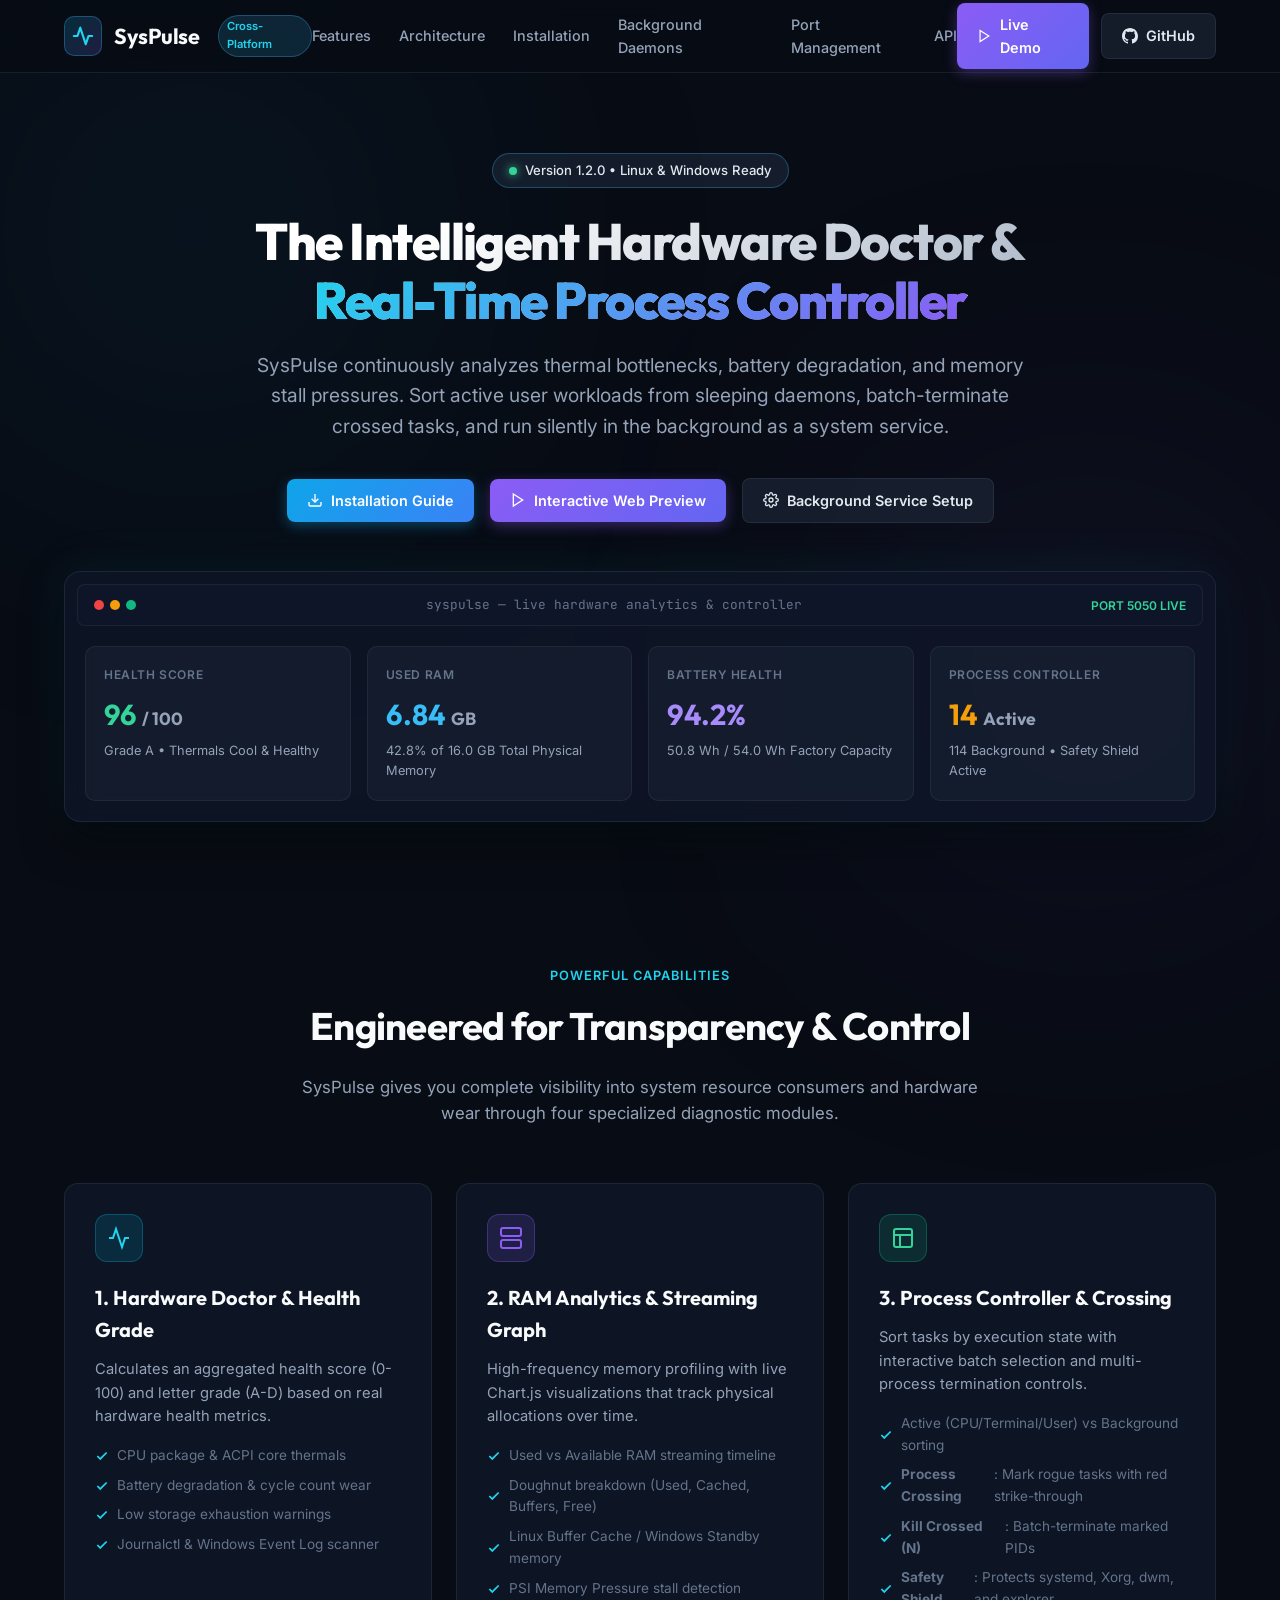
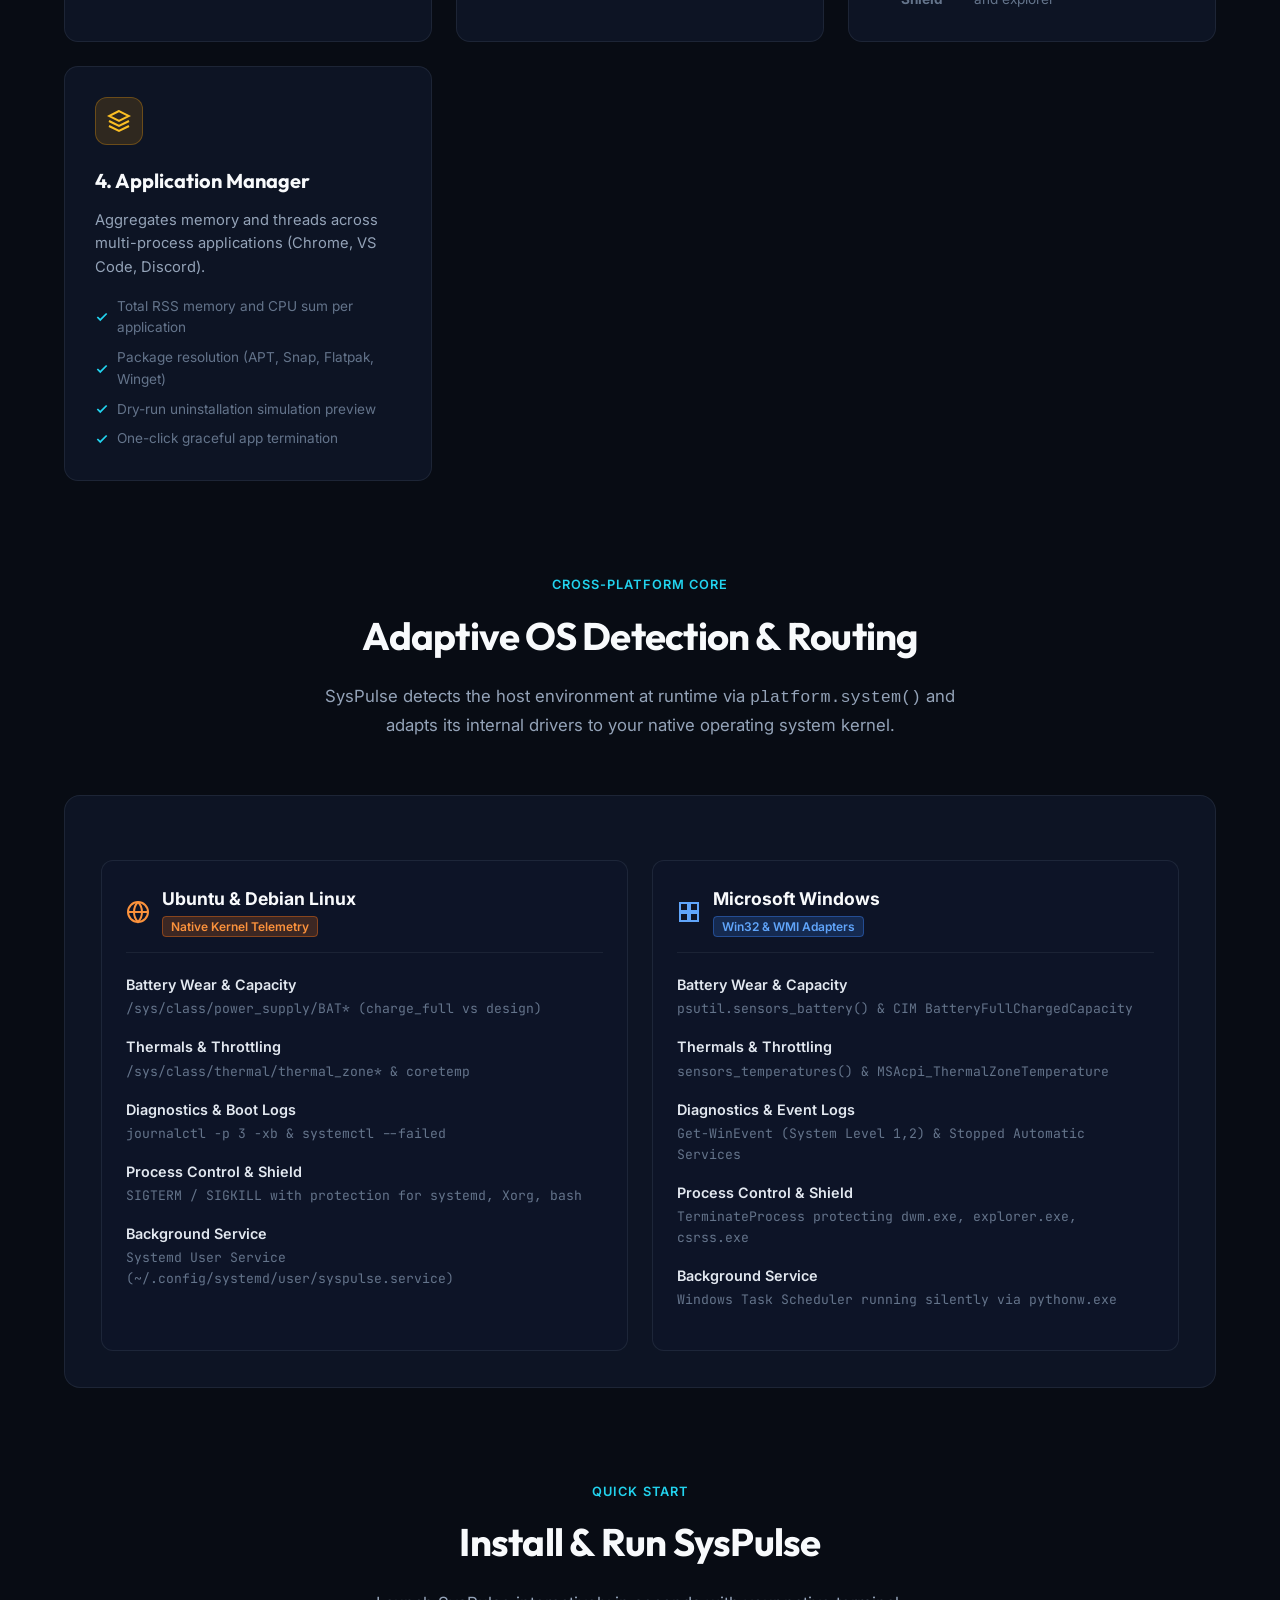
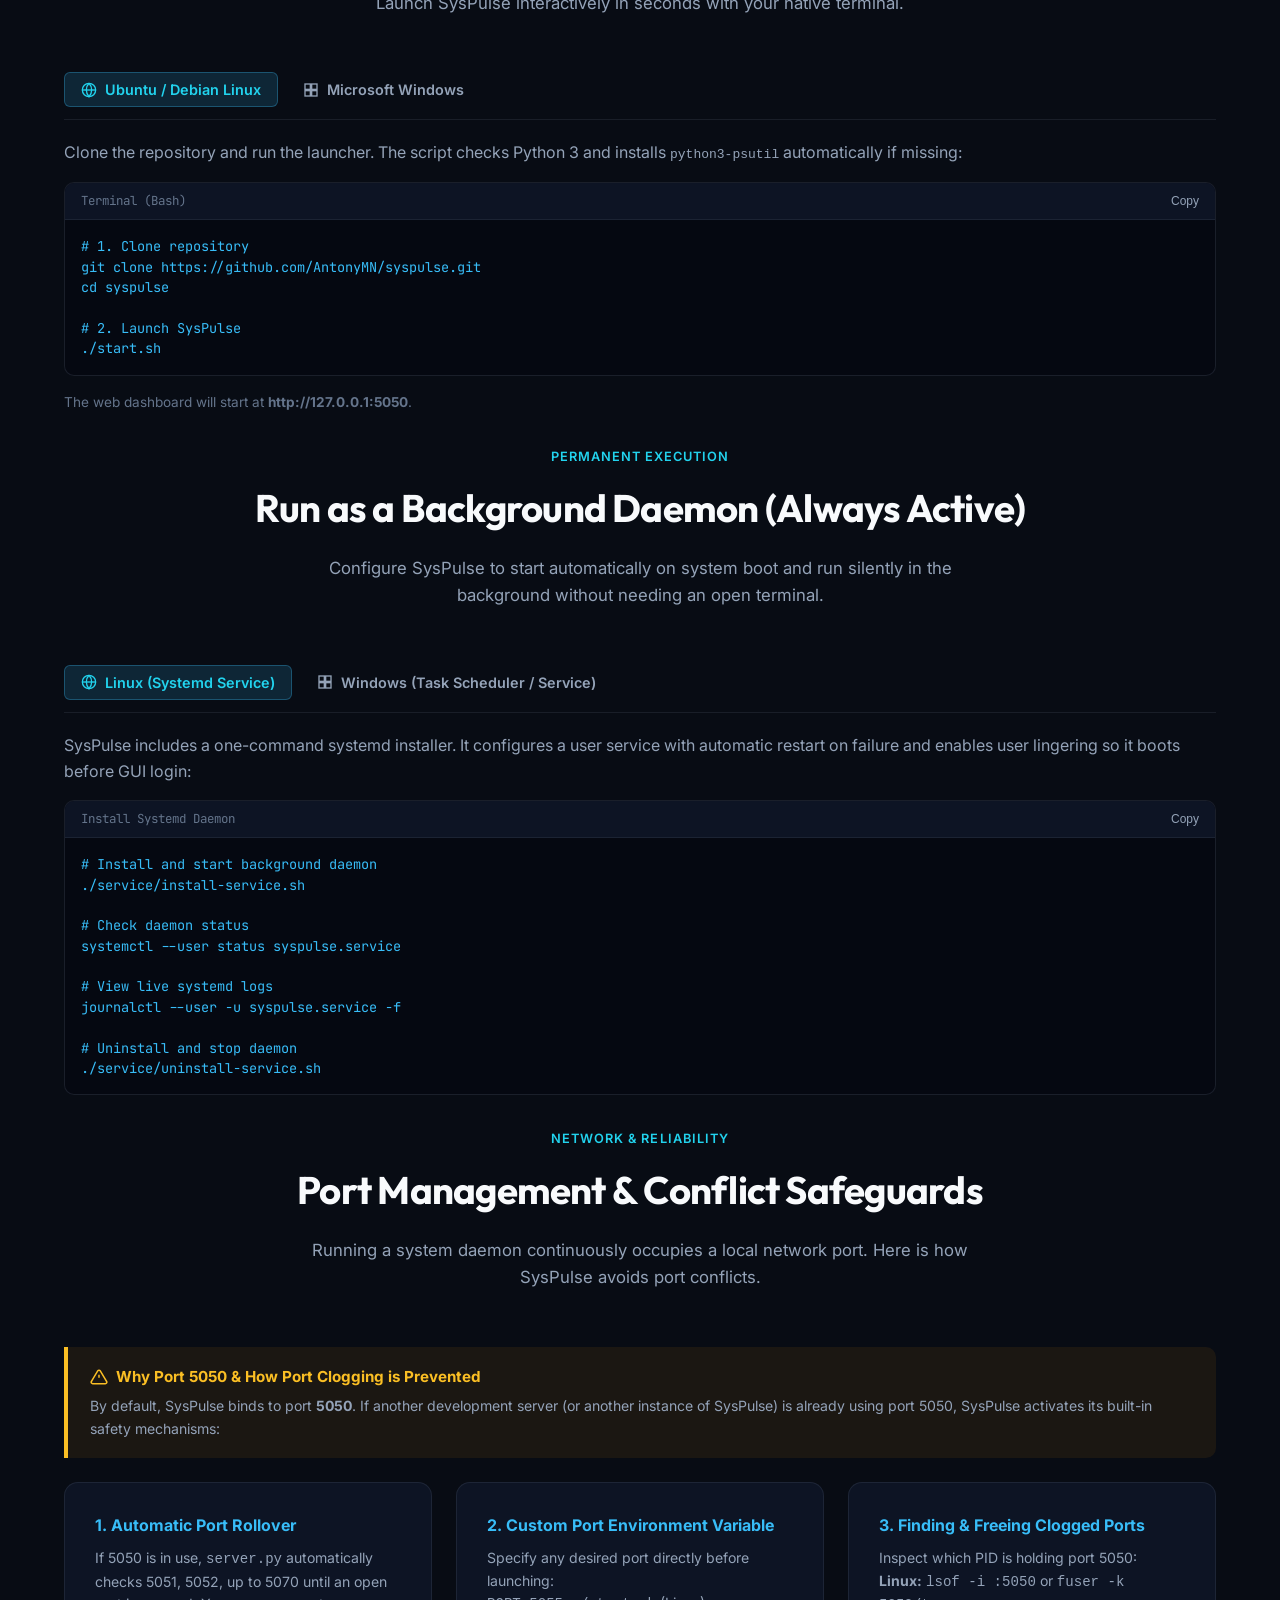
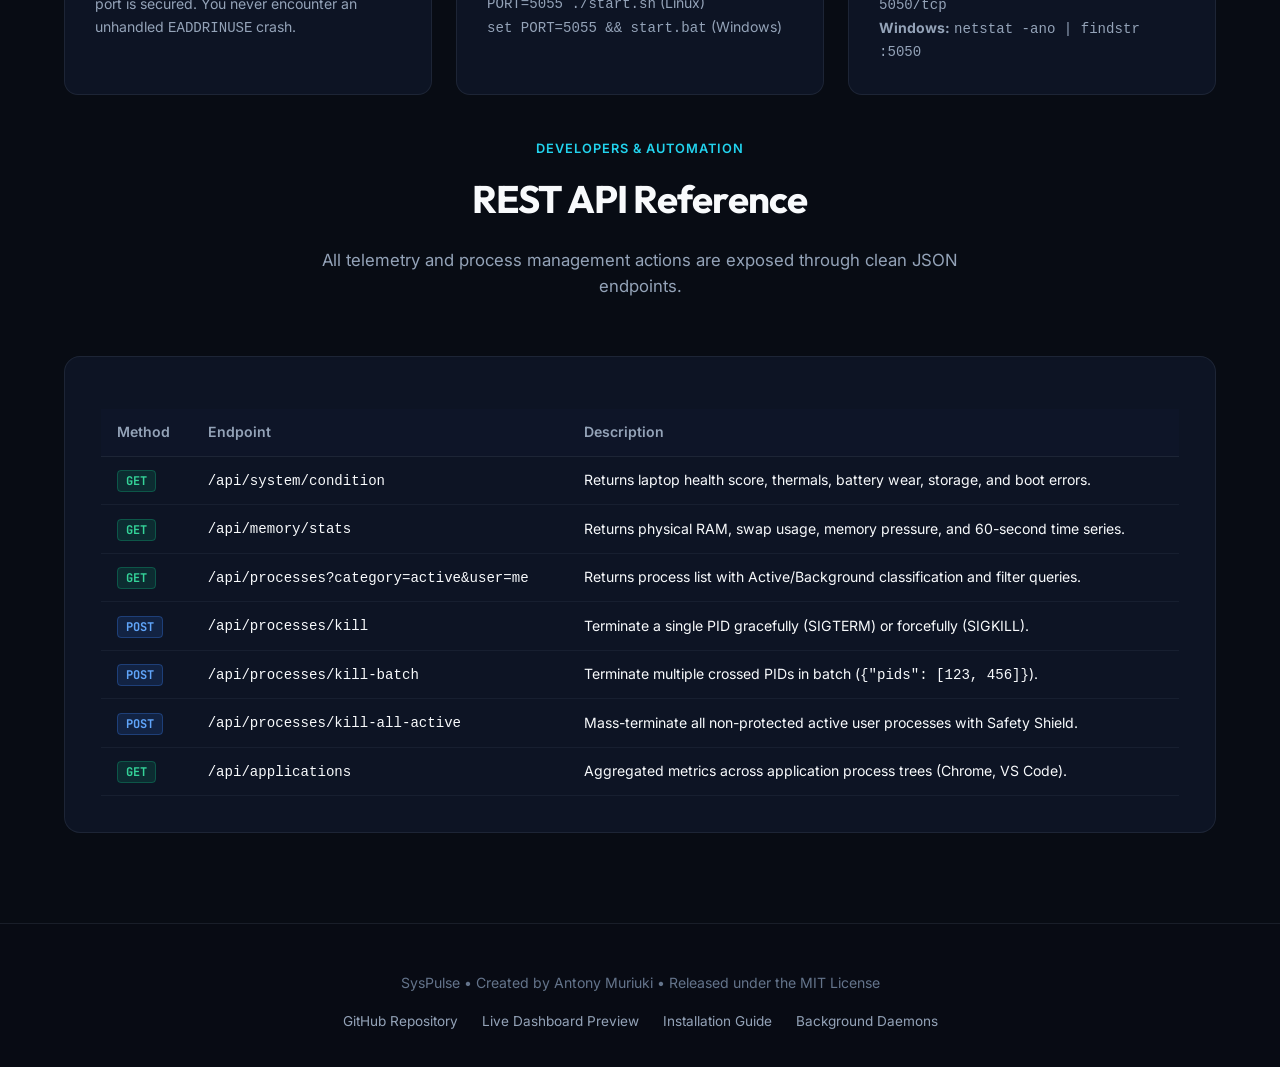
<file: static/index.html>
<!DOCTYPE html>
<html lang="en">
<head>
  <meta charset="UTF-8">
  <meta name="viewport" content="width=device-width, initial-scale=1.0">
  <title>SysPulse | System Health Doctor, RAM Telemetry & Process Controller</title>
  <meta name="description" content="Cross-platform System Health Monitor, Real-Time RAM Analytics, and Process Controller for Ubuntu Linux and Windows.">
  <link rel="preconnect" href="https://fonts.googleapis.com">
  <link rel="preconnect" href="https://fonts.gstatic.com" crossorigin>
  <link href="https://fonts.googleapis.com/css2?family=Inter:wght@300;400;500;600;700&family=JetBrains+Mono:wght@400;500;600&family=Outfit:wght@500;600;700;800&display=swap" rel="stylesheet">
  <link rel="stylesheet" href="css/landing.css">
</head>
<body>

  <!-- Sticky Top Navigation -->
  <header class="nav-header">
    <div class="container nav-content">
      <a href="#" class="brand">
        <div class="brand-icon">
          <svg width="22" height="22" viewBox="0 0 24 24" fill="none" stroke="currentColor" stroke-width="2.4" stroke-linecap="round" stroke-linejoin="round">
            <path d="M22 12h-4l-3 9L9 3l-3 9H2"/>
          </svg>
        </div>
        <span class="brand-title">SysPulse</span>
        <span class="brand-badge">Cross-Platform</span>
      </a>

      <nav class="nav-links">
        <a href="#features" class="nav-link">Features</a>
        <a href="#architecture" class="nav-link">Architecture</a>
        <a href="#install" class="nav-link">Installation</a>
        <a href="#daemons" class="nav-link">Background Daemons</a>
        <a href="#ports" class="nav-link">Port Management</a>
        <a href="#api" class="nav-link">API</a>
      </nav>

      <div class="nav-actions">
        <a href="dashboard.html" class="btn btn-demo" title="Open Interactive Web Preview">
          <svg width="16" height="16" viewBox="0 0 24 24" fill="none" stroke="currentColor" stroke-width="2"><polygon points="5 3 19 12 5 21 5 3"/></svg>
          <span>Live Demo</span>
        </a>
        <a href="https://github.com/AntonyMN/syspulse" target="_blank" class="btn btn-secondary">
          <svg width="16" height="16" viewBox="0 0 24 24" fill="currentColor"><path d="M12 0C5.37 0 0 5.37 0 12c0 5.31 3.435 9.795 8.205 11.385.6.105.825-.255.825-.57 0-.285-.015-1.23-.015-2.235-3.015.555-3.795-.735-4.035-1.41-.135-.345-.72-1.41-1.23-1.695-.42-.225-1.02-.78-.015-.795.945-.015 1.62.87 1.845 1.23 1.08 1.815 2.805 1.305 3.495.99.105-.78.42-1.305.765-1.605-2.67-.3-5.46-1.335-5.46-5.925 0-1.305.465-2.385 1.23-3.225-.12-.3-.54-1.53.12-3.18 0 0 1.005-.315 3.3 1.23.96-.27 1.98-.405 3-.405s2.04.135 3 .405c2.295-1.56 3.3-1.23 3.3-1.23.66 1.65.24 2.88.12 3.18.765.84 1.23 1.905 1.23 3.225 0 4.605-2.805 5.625-5.475 5.925.435.375.81 1.095.81 2.22 0 1.605-.015 2.895-.015 3.3 0 .315.225.69.825.57A12.02 12.02 0 0024 12c0-6.63-5.37-12-12-12z"/></svg>
          <span>GitHub</span>
        </a>
      </div>
    </div>
  </header>

  <!-- Hero Section -->
  <section class="hero-section">
    <div class="container">
      <div class="hero-badge-pill">
        <span class="pulse-dot"></span>
        <span>Version 1.2.0 • Linux &amp; Windows Ready</span>
      </div>

      <h1 class="hero-title">
        The Intelligent Hardware Doctor &amp;<br>
        <span class="gradient-text">Real-Time Process Controller</span>
      </h1>

      <p class="hero-subtitle">
        SysPulse continuously analyzes thermal bottlenecks, battery degradation, and memory stall pressures. Sort active user workloads from sleeping daemons, batch-terminate crossed tasks, and run silently in the background as a system service.
      </p>

      <div class="hero-cta-group">
        <a href="#install" class="btn btn-primary">
          <svg width="16" height="16" viewBox="0 0 24 24" fill="none" stroke="currentColor" stroke-width="2"><path d="M21 15v4a2 2 0 0 1-2 2H5a2 2 0 0 1-2-2v-4"/><polyline points="7 10 12 15 17 10"/><line x1="12" y1="15" x2="12" y2="3"/></svg>
          <span>Installation Guide</span>
        </a>
        <a href="dashboard.html" class="btn btn-demo">
          <svg width="16" height="16" viewBox="0 0 24 24" fill="none" stroke="currentColor" stroke-width="2"><polygon points="5 3 19 12 5 21 5 3"/></svg>
          <span>Interactive Web Preview</span>
        </a>
        <a href="#daemons" class="btn btn-secondary">
          <svg width="16" height="16" viewBox="0 0 24 24" fill="none" stroke="currentColor" stroke-width="2"><circle cx="12" cy="12" r="3"/><path d="M19.4 15a1.65 1.65 0 0 0 .33 1.82l.06.06a2 2 0 0 1 0 2.83 2 2 0 0 1-2.83 0l-.06-.06a1.65 1.65 0 0 0-1.82-.33 1.65 1.65 0 0 0-1 1.51V21a2 2 0 0 1-2 2 2 2 0 0 1-2-2v-.09A1.65 1.65 0 0 0 9 19.4a1.65 1.65 0 0 0-1.82.33l-.06.06a2 2 0 0 1-2.83 0 2 2 0 0 1 0-2.83l.06-.06a1.65 1.65 0 0 0 .33-1.82 1.65 1.65 0 0 0-1.51-1H3a2 2 0 0 1-2-2 2 2 0 0 1 2-2h.09A1.65 1.65 0 0 0 4.6 9a1.65 1.65 0 0 0-.33-1.82l-.06-.06a2 2 0 0 1 0-2.83 2 2 0 0 1 2.83 0l.06.06a1.65 1.65 0 0 0 1.82.33H9a1.65 1.65 0 0 0 1-1.51V3a2 2 0 0 1 2-2 2 2 0 0 1 2 2v.09a1.65 1.65 0 0 0 1 1.51 1.65 1.65 0 0 0 1.82-.33l.06-.06a2 2 0 0 1 2.83 0 2 2 0 0 1 0 2.83l-.06.06a1.65 1.65 0 0 0-.33 1.82V9a1.65 1.65 0 0 0 1.51 1H21a2 2 0 0 1 2 2 2 2 0 0 1-2 2h-.09a1.65 1.65 0 0 0-1.51 1z"/></svg>
          <span>Background Service Setup</span>
        </a>
      </div>

      <!-- Quick Telemetry Mockup Preview -->
      <div class="preview-mockup-card">
        <div class="mockup-header">
          <div class="mockup-dots">
            <span class="mockup-dot red"></span>
            <span class="mockup-dot yellow"></span>
            <span class="mockup-dot green"></span>
          </div>
          <span class="mockup-title">syspulse — live hardware analytics &amp; controller</span>
          <span style="font-size: 0.75rem; color: #34d399; font-weight: 600;">PORT 5050 LIVE</span>
        </div>
        <div class="mockup-grid">
          <div class="mockup-stat-box">
            <div class="mockup-stat-label">Health Score</div>
            <div class="mockup-stat-value" style="color: #34d399;">96 <span style="font-size: 1.1rem; color: #94a3b8;">/ 100</span></div>
            <div class="mockup-stat-desc">Grade A • Thermals Cool &amp; Healthy</div>
          </div>
          <div class="mockup-stat-box">
            <div class="mockup-stat-label">Used RAM</div>
            <div class="mockup-stat-value" style="color: #38bdf8;">6.84 <span style="font-size: 1.1rem; color: #94a3b8;">GB</span></div>
            <div class="mockup-stat-desc">42.8% of 16.0 GB Total Physical Memory</div>
          </div>
          <div class="mockup-stat-box">
            <div class="mockup-stat-label">Battery Health</div>
            <div class="mockup-stat-value" style="color: #a78bfa;">94.2%</div>
            <div class="mockup-stat-desc">50.8 Wh / 54.0 Wh Factory Capacity</div>
          </div>
          <div class="mockup-stat-box">
            <div class="mockup-stat-label">Process Controller</div>
            <div class="mockup-stat-value" style="color: #f59e0b;">14 <span style="font-size: 1.1rem; color: #94a3b8;">Active</span></div>
            <div class="mockup-stat-desc">114 Background • Safety Shield Active</div>
          </div>
        </div>
      </div>
    </div>
  </section>

  <!-- Core Features Section -->
  <section class="container" id="features">
    <div class="section-header">
      <span class="section-tag">Powerful Capabilities</span>
      <h2 class="section-title">Engineered for Transparency &amp; Control</h2>
      <p class="section-desc">SysPulse gives you complete visibility into system resource consumers and hardware wear through four specialized diagnostic modules.</p>
    </div>

    <div class="features-grid">
      <!-- Feature 1 -->
      <div class="feature-card">
        <div class="feature-icon-wrap feature-icon-cyan">
          <svg width="24" height="24" viewBox="0 0 24 24" fill="none" stroke="currentColor" stroke-width="2"><path d="M22 12h-4l-3 9L9 3l-3 9H2"/></svg>
        </div>
        <h3 class="feature-card-title">1. Hardware Doctor &amp; Health Grade</h3>
        <p class="feature-card-desc">Calculates an aggregated health score (0-100) and letter grade (A-D) based on real hardware health metrics.</p>
        <ul class="feature-card-list">
          <li><svg width="14" height="14" viewBox="0 0 24 24" fill="none" stroke="currentColor" stroke-width="3"><polyline points="20 6 9 17 4 12"/></svg> CPU package &amp; ACPI core thermals</li>
          <li><svg width="14" height="14" viewBox="0 0 24 24" fill="none" stroke="currentColor" stroke-width="3"><polyline points="20 6 9 17 4 12"/></svg> Battery degradation &amp; cycle count wear</li>
          <li><svg width="14" height="14" viewBox="0 0 24 24" fill="none" stroke="currentColor" stroke-width="3"><polyline points="20 6 9 17 4 12"/></svg> Low storage exhaustion warnings</li>
          <li><svg width="14" height="14" viewBox="0 0 24 24" fill="none" stroke="currentColor" stroke-width="3"><polyline points="20 6 9 17 4 12"/></svg> Journalctl &amp; Windows Event Log scanner</li>
        </ul>
      </div>

      <!-- Feature 2 -->
      <div class="feature-card">
        <div class="feature-icon-wrap feature-icon-purple">
          <svg width="24" height="24" viewBox="0 0 24 24" fill="none" stroke="currentColor" stroke-width="2"><rect x="2" y="2" width="20" height="8" rx="2" ry="2"/><rect x="2" y="14" width="20" height="8" rx="2" ry="2"/><line x1="6" y1="6" x2="6.01" y2="6"/><line x1="6" y1="18" x2="6.01" y2="18"/></svg>
        </div>
        <h3 class="feature-card-title">2. RAM Analytics &amp; Streaming Graph</h3>
        <p class="feature-card-desc">High-frequency memory profiling with live Chart.js visualizations that track physical allocations over time.</p>
        <ul class="feature-card-list">
          <li><svg width="14" height="14" viewBox="0 0 24 24" fill="none" stroke="currentColor" stroke-width="3"><polyline points="20 6 9 17 4 12"/></svg> Used vs Available RAM streaming timeline</li>
          <li><svg width="14" height="14" viewBox="0 0 24 24" fill="none" stroke="currentColor" stroke-width="3"><polyline points="20 6 9 17 4 12"/></svg> Doughnut breakdown (Used, Cached, Buffers, Free)</li>
          <li><svg width="14" height="14" viewBox="0 0 24 24" fill="none" stroke="currentColor" stroke-width="3"><polyline points="20 6 9 17 4 12"/></svg> Linux Buffer Cache / Windows Standby memory</li>
          <li><svg width="14" height="14" viewBox="0 0 24 24" fill="none" stroke="currentColor" stroke-width="3"><polyline points="20 6 9 17 4 12"/></svg> PSI Memory Pressure stall detection</li>
        </ul>
      </div>

      <!-- Feature 3 -->
      <div class="feature-card">
        <div class="feature-icon-wrap feature-icon-emerald">
          <svg width="24" height="24" viewBox="0 0 24 24" fill="none" stroke="currentColor" stroke-width="2"><rect x="3" y="3" width="18" height="18" rx="2" ry="2"/><line x1="3" y1="9" x2="21" y2="9"/><line x1="9" y1="21" x2="9" y2="9"/></svg>
        </div>
        <h3 class="feature-card-title">3. Process Controller &amp; Crossing</h3>
        <p class="feature-card-desc">Sort tasks by execution state with interactive batch selection and multi-process termination controls.</p>
        <ul class="feature-card-list">
          <li><svg width="14" height="14" viewBox="0 0 24 24" fill="none" stroke="currentColor" stroke-width="3"><polyline points="20 6 9 17 4 12"/></svg> Active (CPU/Terminal/User) vs Background sorting</li>
          <li><svg width="14" height="14" viewBox="0 0 24 24" fill="none" stroke="currentColor" stroke-width="3"><polyline points="20 6 9 17 4 12"/></svg> <strong>Process Crossing</strong>: Mark rogue tasks with red strike-through</li>
          <li><svg width="14" height="14" viewBox="0 0 24 24" fill="none" stroke="currentColor" stroke-width="3"><polyline points="20 6 9 17 4 12"/></svg> <strong>Kill Crossed (N)</strong>: Batch-terminate marked PIDs</li>
          <li><svg width="14" height="14" viewBox="0 0 24 24" fill="none" stroke="currentColor" stroke-width="3"><polyline points="20 6 9 17 4 12"/></svg> <strong>Safety Shield</strong>: Protects systemd, Xorg, dwm, and explorer</li>
        </ul>
      </div>

      <!-- Feature 4 -->
      <div class="feature-card">
        <div class="feature-icon-wrap feature-icon-amber">
          <svg width="24" height="24" viewBox="0 0 24 24" fill="none" stroke="currentColor" stroke-width="2"><polygon points="12 2 2 7 12 12 22 7 12 2"/><polyline points="2 17 12 22 22 17"/><polyline points="2 12 12 17 22 12"/></svg>
        </div>
        <h3 class="feature-card-title">4. Application Manager</h3>
        <p class="feature-card-desc">Aggregates memory and threads across multi-process applications (Chrome, VS Code, Discord).</p>
        <ul class="feature-card-list">
          <li><svg width="14" height="14" viewBox="0 0 24 24" fill="none" stroke="currentColor" stroke-width="3"><polyline points="20 6 9 17 4 12"/></svg> Total RSS memory and CPU sum per application</li>
          <li><svg width="14" height="14" viewBox="0 0 24 24" fill="none" stroke="currentColor" stroke-width="3"><polyline points="20 6 9 17 4 12"/></svg> Package resolution (APT, Snap, Flatpak, Winget)</li>
          <li><svg width="14" height="14" viewBox="0 0 24 24" fill="none" stroke="currentColor" stroke-width="3"><polyline points="20 6 9 17 4 12"/></svg> Dry-run uninstallation simulation preview</li>
          <li><svg width="14" height="14" viewBox="0 0 24 24" fill="none" stroke="currentColor" stroke-width="3"><polyline points="20 6 9 17 4 12"/></svg> One-click graceful app termination</li>
        </ul>
      </div>
    </div>
  </section>

  <!-- Architecture & OS Detection Matrix -->
  <section class="container" id="architecture">
    <div class="section-header">
      <span class="section-tag">Cross-Platform Core</span>
      <h2 class="section-title">Adaptive OS Detection &amp; Routing</h2>
      <p class="section-desc">SysPulse detects the host environment at runtime via <code>platform.system()</code> and adapts its internal drivers to your native operating system kernel.</p>
    </div>

    <div class="arch-card">
      <div class="arch-matrix">
        <!-- Linux Column -->
        <div class="arch-column">
          <div class="arch-header">
            <svg width="24" height="24" viewBox="0 0 24 24" fill="none" stroke="#fb923c" stroke-width="2"><circle cx="12" cy="12" r="10"/><path d="M12 2a14.5 14.5 0 0 0 0 20 14.5 14.5 0 0 0 0-20"/><path d="M2 12h20"/></svg>
            <div>
              <div style="font-weight: 700; font-size: 1.1rem;">Ubuntu &amp; Debian Linux</div>
              <span class="arch-os-badge badge-linux">Native Kernel Telemetry</span>
            </div>
          </div>
          <div class="arch-item">
            <div>
              <div class="arch-item-title">Battery Wear &amp; Capacity</div>
              <div class="arch-item-detail">/sys/class/power_supply/BAT* (charge_full vs design)</div>
            </div>
          </div>
          <div class="arch-item">
            <div>
              <div class="arch-item-title">Thermals &amp; Throttling</div>
              <div class="arch-item-detail">/sys/class/thermal/thermal_zone* &amp; coretemp</div>
            </div>
          </div>
          <div class="arch-item">
            <div>
              <div class="arch-item-title">Diagnostics &amp; Boot Logs</div>
              <div class="arch-item-detail">journalctl -p 3 -xb &amp; systemctl --failed</div>
            </div>
          </div>
          <div class="arch-item">
            <div>
              <div class="arch-item-title">Process Control &amp; Shield</div>
              <div class="arch-item-detail">SIGTERM / SIGKILL with protection for systemd, Xorg, bash</div>
            </div>
          </div>
          <div class="arch-item">
            <div>
              <div class="arch-item-title">Background Service</div>
              <div class="arch-item-detail">Systemd User Service (~/.config/systemd/user/syspulse.service)</div>
            </div>
          </div>
        </div>

        <!-- Windows Column -->
        <div class="arch-column">
          <div class="arch-header">
            <svg width="24" height="24" viewBox="0 0 24 24" fill="none" stroke="#60a5fa" stroke-width="2"><rect x="3" y="3" width="8" height="8"/><rect x="13" y="3" width="8" height="8"/><rect x="3" y="13" width="8" height="8"/><rect x="13" y="13" width="8" height="8"/></svg>
            <div>
              <div style="font-weight: 700; font-size: 1.1rem;">Microsoft Windows</div>
              <span class="arch-os-badge badge-windows">Win32 &amp; WMI Adapters</span>
            </div>
          </div>
          <div class="arch-item">
            <div>
              <div class="arch-item-title">Battery Wear &amp; Capacity</div>
              <div class="arch-item-detail">psutil.sensors_battery() &amp; CIM BatteryFullChargedCapacity</div>
            </div>
          </div>
          <div class="arch-item">
            <div>
              <div class="arch-item-title">Thermals &amp; Throttling</div>
              <div class="arch-item-detail">sensors_temperatures() &amp; MSAcpi_ThermalZoneTemperature</div>
            </div>
          </div>
          <div class="arch-item">
            <div>
              <div class="arch-item-title">Diagnostics &amp; Event Logs</div>
              <div class="arch-item-detail">Get-WinEvent (System Level 1,2) &amp; Stopped Automatic Services</div>
            </div>
          </div>
          <div class="arch-item">
            <div>
              <div class="arch-item-title">Process Control &amp; Shield</div>
              <div class="arch-item-detail">TerminateProcess protecting dwm.exe, explorer.exe, csrss.exe</div>
            </div>
          </div>
          <div class="arch-item">
            <div>
              <div class="arch-item-title">Background Service</div>
              <div class="arch-item-detail">Windows Task Scheduler running silently via pythonw.exe</div>
            </div>
          </div>
        </div>
      </div>
    </div>
  </section>

  <!-- Installation Guide Section -->
  <section class="container" id="install">
    <div class="section-header">
      <span class="section-tag">Quick Start</span>
      <h2 class="section-title">Install &amp; Run SysPulse</h2>
      <p class="section-desc">Launch SysPulse interactively in seconds with your native terminal.</p>
    </div>

    <div class="tabs-container">
      <div class="tab-buttons">
        <button class="tab-btn active" data-target="tab-install-linux">
          <svg width="16" height="16" viewBox="0 0 24 24" fill="none" stroke="currentColor" stroke-width="2"><circle cx="12" cy="12" r="10"/><path d="M12 2a14.5 14.5 0 0 0 0 20 14.5 14.5 0 0 0 0-20"/><path d="M2 12h20"/></svg>
          <span>Ubuntu / Debian Linux</span>
        </button>
        <button class="tab-btn" data-target="tab-install-windows">
          <svg width="16" height="16" viewBox="0 0 24 24" fill="none" stroke="currentColor" stroke-width="2"><rect x="3" y="3" width="8" height="8"/><rect x="13" y="3" width="8" height="8"/><rect x="3" y="13" width="8" height="8"/><rect x="13" y="13" width="8" height="8"/></svg>
          <span>Microsoft Windows</span>
        </button>
      </div>

      <!-- Linux Install Tab -->
      <div id="tab-install-linux" class="tab-pane active">
        <p style="color: var(--text-muted); margin-bottom: 12px;">Clone the repository and run the launcher. The script checks Python 3 and installs <code>python3-psutil</code> automatically if missing:</p>
        <div class="code-block">
          <div class="code-header">
            <span>Terminal (Bash)</span>
            <button class="btn-copy" onclick="copyCode(this)">Copy</button>
          </div>
          <pre class="code-content"># 1. Clone repository
git clone https://github.com/AntonyMN/syspulse.git
cd syspulse

# 2. Launch SysPulse
./start.sh</pre>
        </div>
        <p style="color: var(--text-dim); font-size: 0.85rem;">The web dashboard will start at <strong>http://127.0.0.1:5050</strong>.</p>
      </div>

      <!-- Windows Install Tab -->
      <div id="tab-install-windows" class="tab-pane">
        <p style="color: var(--text-muted); margin-bottom: 12px;">Run the batch launcher in Command Prompt or PowerShell. It verifies Python 3, installs <code>psutil</code> via pip, and opens your default browser:</p>
        <div class="code-block">
          <div class="code-header">
            <span>Command Prompt / PowerShell</span>
            <button class="btn-copy" onclick="copyCode(this)">Copy</button>
          </div>
          <pre class="code-content">:: 1. Clone repository
git clone https://github.com/AntonyMN/syspulse.git
cd syspulse

:: 2. Launch SysPulse
start.bat</pre>
        </div>
        <p style="color: var(--text-dim); font-size: 0.85rem;">Your default web browser will automatically open <strong>http://127.0.0.1:5050</strong>.</p>
      </div>
    </div>
  </section>

  <!-- Background Daemon / Service Setup -->
  <section class="container" id="daemons">
    <div class="section-header">
      <span class="section-tag">Permanent Execution</span>
      <h2 class="section-title">Run as a Background Daemon (Always Active)</h2>
      <p class="section-desc">Configure SysPulse to start automatically on system boot and run silently in the background without needing an open terminal.</p>
    </div>

    <div class="tabs-container">
      <div class="tab-buttons">
        <button class="tab-btn active" data-target="tab-daemon-linux">
          <svg width="16" height="16" viewBox="0 0 24 24" fill="none" stroke="currentColor" stroke-width="2"><circle cx="12" cy="12" r="10"/><path d="M12 2a14.5 14.5 0 0 0 0 20 14.5 14.5 0 0 0 0-20"/><path d="M2 12h20"/></svg>
          <span>Linux (Systemd Service)</span>
        </button>
        <button class="tab-btn" data-target="tab-daemon-windows">
          <svg width="16" height="16" viewBox="0 0 24 24" fill="none" stroke="currentColor" stroke-width="2"><rect x="3" y="3" width="8" height="8"/><rect x="13" y="3" width="8" height="8"/><rect x="3" y="13" width="8" height="8"/><rect x="13" y="13" width="8" height="8"/></svg>
          <span>Windows (Task Scheduler / Service)</span>
        </button>
      </div>

      <!-- Linux Daemon Tab -->
      <div id="tab-daemon-linux" class="tab-pane active">
        <p style="color: var(--text-muted); margin-bottom: 12px;">SysPulse includes a one-command systemd installer. It configures a user service with automatic restart on failure and enables user lingering so it boots before GUI login:</p>
        <div class="code-block">
          <div class="code-header">
            <span>Install Systemd Daemon</span>
            <button class="btn-copy" onclick="copyCode(this)">Copy</button>
          </div>
          <pre class="code-content"># Install and start background daemon
./service/install-service.sh

# Check daemon status
systemctl --user status syspulse.service

# View live systemd logs
journalctl --user -u syspulse.service -f

# Uninstall and stop daemon
./service/uninstall-service.sh</pre>
        </div>
      </div>

      <!-- Windows Daemon Tab -->
      <div id="tab-daemon-windows" class="tab-pane">
        <p style="color: var(--text-muted); margin-bottom: 12px;">On Windows, SysPulse registers a Scheduled Task triggered at user logon. It uses <code>pythonw.exe</code> (headless Python) so no command prompt window remains visible:</p>
        <div class="code-block">
          <div class="code-header">
            <span>Install Windows Background Task</span>
            <button class="btn-copy" onclick="copyCode(this)">Copy</button>
          </div>
          <pre class="code-content">:: Run installer (registers SysPulseDaemon via schtasks)
service\install-service.bat

:: Alternatively, run in PowerShell:
powershell -ExecutionPolicy Bypass -File service\install-service.ps1

:: To stop and remove the background task:
service\uninstall-service.bat</pre>
        </div>
      </div>
    </div>
  </section>

  <!-- Port Clogging & Conflict Management -->
  <section class="container" id="ports">
    <div class="section-header">
      <span class="section-tag">Network &amp; Reliability</span>
      <h2 class="section-title">Port Management &amp; Conflict Safeguards</h2>
      <p class="section-desc">Running a system daemon continuously occupies a local network port. Here is how SysPulse avoids port conflicts.</p>
    </div>

    <div class="alert-box alert-warning">
      <div class="alert-title">
        <svg width="18" height="18" viewBox="0 0 24 24" fill="none" stroke="currentColor" stroke-width="2"><path d="M10.29 3.86L1.82 18a2 2 0 0 0 1.71 3h16.94a2 2 0 0 0 1.71-3L13.71 3.86a2 2 0 0 0-3.42 0z"/><line x1="12" y1="9" x2="12" y2="13"/><line x1="12" y1="17" x2="12.01" y2="17"/></svg>
        <span>Why Port 5050 &amp; How Port Clogging is Prevented</span>
      </div>
      <div class="alert-desc">
        By default, SysPulse binds to port <strong>5050</strong>. If another development server (or another instance of SysPulse) is already using port 5050, SysPulse activates its built-in safety mechanisms:
      </div>
    </div>

    <div class="features-grid" style="margin-bottom: 40px;">
      <div class="feature-card">
        <h4 style="color: #38bdf8; margin-bottom: 8px;">1. Automatic Port Rollover</h4>
        <p style="font-size: 0.88rem; color: var(--text-muted);">If 5050 is in use, <code>server.py</code> automatically checks 5051, 5052, up to 5070 until an open port is secured. You never encounter an unhandled <code>EADDRINUSE</code> crash.</p>
      </div>
      <div class="feature-card">
        <h4 style="color: #38bdf8; margin-bottom: 8px;">2. Custom Port Environment Variable</h4>
        <p style="font-size: 0.88rem; color: var(--text-muted);">Specify any desired port directly before launching:<br>
        <code>PORT=5055 ./start.sh</code> (Linux)<br>
        <code>set PORT=5055 &amp;&amp; start.bat</code> (Windows)</p>
      </div>
      <div class="feature-card">
        <h4 style="color: #38bdf8; margin-bottom: 8px;">3. Finding &amp; Freeing Clogged Ports</h4>
        <p style="font-size: 0.88rem; color: var(--text-muted);">Inspect which PID is holding port 5050:<br>
        <strong>Linux:</strong> <code>lsof -i :5050</code> or <code>fuser -k 5050/tcp</code><br>
        <strong>Windows:</strong> <code>netstat -ano | findstr :5050</code></p>
      </div>
    </div>
  </section>

  <!-- REST API Reference -->
  <section class="container" id="api">
    <div class="section-header">
      <span class="section-tag">Developers &amp; Automation</span>
      <h2 class="section-title">REST API Reference</h2>
      <p class="section-desc">All telemetry and process management actions are exposed through clean JSON endpoints.</p>
    </div>

    <div class="arch-card">
      <table class="api-table">
        <thead>
          <tr>
            <th>Method</th>
            <th>Endpoint</th>
            <th>Description</th>
          </tr>
        </thead>
        <tbody>
          <tr>
            <td><span class="api-badge badge-get">GET</span></td>
            <td><code>/api/system/condition</code></td>
            <td>Returns laptop health score, thermals, battery wear, storage, and boot errors.</td>
          </tr>
          <tr>
            <td><span class="api-badge badge-get">GET</span></td>
            <td><code>/api/memory/stats</code></td>
            <td>Returns physical RAM, swap usage, memory pressure, and 60-second time series.</td>
          </tr>
          <tr>
            <td><span class="api-badge badge-get">GET</span></td>
            <td><code>/api/processes?category=active&amp;user=me</code></td>
            <td>Returns process list with Active/Background classification and filter queries.</td>
          </tr>
          <tr>
            <td><span class="api-badge badge-post">POST</span></td>
            <td><code>/api/processes/kill</code></td>
            <td>Terminate a single PID gracefully (SIGTERM) or forcefully (SIGKILL).</td>
          </tr>
          <tr>
            <td><span class="api-badge badge-post">POST</span></td>
            <td><code>/api/processes/kill-batch</code></td>
            <td>Terminate multiple crossed PIDs in batch (<code>{"pids": [123, 456]}</code>).</td>
          </tr>
          <tr>
            <td><span class="api-badge badge-post">POST</span></td>
            <td><code>/api/processes/kill-all-active</code></td>
            <td>Mass-terminate all non-protected active user processes with Safety Shield.</td>
          </tr>
          <tr>
            <td><span class="api-badge badge-get">GET</span></td>
            <td><code>/api/applications</code></td>
            <td>Aggregated metrics across application process trees (Chrome, VS Code).</td>
          </tr>
        </tbody>
      </table>
    </div>
  </section>

  <!-- Footer -->
  <footer class="footer">
    <div class="container">
      <p class="footer-text">SysPulse • Created by Antony Muriuki • Released under the MIT License</p>
      <div class="footer-links">
        <a href="https://github.com/AntonyMN/syspulse" target="_blank">GitHub Repository</a>
        <a href="dashboard.html">Live Dashboard Preview</a>
        <a href="#install">Installation Guide</a>
        <a href="#daemons">Background Daemons</a>
      </div>
    </div>
  </footer>

  <!-- Script for Tabs and Copy Buttons -->
  <script>
    // Tab switching
    document.querySelectorAll('.tab-btn').forEach(button => {
      button.addEventListener('click', () => {
        const parent = button.closest('.tabs-container');
        parent.querySelectorAll('.tab-btn').forEach(btn => btn.classList.remove('active'));
        parent.querySelectorAll('.tab-pane').forEach(pane => pane.classList.remove('active'));
        
        button.classList.add('active');
        const targetId = button.getAttribute('data-target');
        const targetPane = document.getElementById(targetId);
        if (targetPane) targetPane.classList.add('active');
      });
    });

    // Copy to clipboard
    function copyCode(btn) {
      const block = btn.closest('.code-block');
      const code = block.querySelector('.code-content').innerText;
      navigator.clipboard.writeText(code).then(() => {
        const orig = btn.innerText;
        btn.innerText = 'Copied!';
        btn.style.color = '#34d399';
        setTimeout(() => {
          btn.innerText = orig;
          btn.style.color = '';
        }, 2000);
      });
    }
  </script>
</body>
</html>
</file>
<file: static/css/landing.css>
/**
 * SysPulse Documentation & Product Showcase Stylesheet
 * Dark glassmorphism, responsive grid, tabbed code snippets, neon accents.
 */

:root {
  --bg-base: #080c14;
  --bg-surface: #0f172a;
  --bg-card: rgba(15, 23, 42, 0.75);
  --bg-card-hover: rgba(30, 41, 59, 0.85);
  --border-color: rgba(148, 163, 184, 0.12);
  --border-highlight: rgba(56, 189, 248, 0.3);

  --text-main: #f8fafc;
  --text-muted: #94a3b8;
  --text-dim: #64748b;

  --cyan-400: #22d3ee;
  --cyan-500: #06b6d4;
  --blue-500: #3b82f6;
  --purple-500: #8b5cf6;
  --emerald-400: #34d399;
  --amber-400: #fbbf24;
  --rose-400: #fb7185;

  --font-sans: 'Inter', -apple-system, BlinkMacSystemFont, 'Segoe UI', Roboto, sans-serif;
  --font-display: 'Outfit', sans-serif;
  --font-mono: 'JetBrains Mono', monospace;
}

* {
  box-sizing: border-box;
  margin: 0;
  padding: 0;
}

html {
  scroll-behavior: smooth;
}

body {
  background-color: var(--bg-base);
  color: var(--text-main);
  font-family: var(--font-sans);
  line-height: 1.6;
  min-height: 100vh;
  position: relative;
  overflow-x: hidden;
}

/* Ambient Background Glows */
body::before, body::after {
  content: '';
  position: fixed;
  border-radius: 50%;
  filter: blur(140px);
  pointer-events: none;
  z-index: 0;
}
body::before {
  top: -10%;
  left: -10%;
  width: 50vw;
  height: 50vw;
  background: radial-gradient(circle, rgba(14, 165, 233, 0.12) 0%, transparent 70%);
}
body::after {
  bottom: -10%;
  right: -10%;
  width: 50vw;
  height: 50vw;
  background: radial-gradient(circle, rgba(139, 92, 246, 0.12) 0%, transparent 70%);
}

.container {
  max-width: 1200px;
  margin: 0 auto;
  padding: 0 24px;
  position: relative;
  z-index: 1;
}

/* Navbar */
.nav-header {
  position: sticky;
  top: 0;
  z-index: 100;
  background: rgba(8, 12, 20, 0.85);
  backdrop-filter: blur(12px);
  border-bottom: 1px solid var(--border-color);
}
.nav-content {
  display: flex;
  align-items: center;
  justify-content: space-between;
  height: 72px;
}
.brand {
  display: flex;
  align-items: center;
  gap: 12px;
  text-decoration: none;
  color: var(--text-main);
}
.brand-icon {
  width: 40px;
  height: 40px;
  border-radius: 10px;
  background: linear-gradient(135deg, rgba(6, 182, 212, 0.2), rgba(139, 92, 246, 0.2));
  border: 1px solid rgba(56, 189, 248, 0.3);
  display: flex;
  align-items: center;
  justify-content: center;
  color: var(--cyan-400);
}
.brand-title {
  font-family: var(--font-display);
  font-size: 1.35rem;
  font-weight: 700;
  letter-spacing: -0.02em;
}
.brand-badge {
  font-size: 0.7rem;
  font-weight: 600;
  padding: 2px 8px;
  border-radius: 9999px;
  background: rgba(56, 189, 248, 0.15);
  color: var(--cyan-400);
  border: 1px solid rgba(56, 189, 248, 0.3);
  margin-left: 6px;
}

.nav-links {
  display: flex;
  align-items: center;
  gap: 28px;
}
.nav-link {
  color: var(--text-muted);
  text-decoration: none;
  font-size: 0.9rem;
  font-weight: 500;
  transition: color 0.2s;
}
.nav-link:hover {
  color: var(--cyan-400);
}

.nav-actions {
  display: flex;
  align-items: center;
  gap: 12px;
}

/* Buttons */
.btn {
  display: inline-flex;
  align-items: center;
  gap: 8px;
  padding: 10px 20px;
  border-radius: 8px;
  font-size: 0.9rem;
  font-weight: 600;
  text-decoration: none;
  transition: all 0.2s ease;
  cursor: pointer;
  border: none;
}
.btn-primary {
  background: linear-gradient(135deg, #0ea5e9 0%, #3b82f6 100%);
  color: #ffffff;
  box-shadow: 0 4px 14px rgba(14, 165, 233, 0.35);
}
.btn-primary:hover {
  transform: translateY(-2px);
  box-shadow: 0 6px 20px rgba(14, 165, 233, 0.5);
}
.btn-secondary {
  background: rgba(30, 41, 59, 0.6);
  color: #e2e8f0;
  border: 1px solid var(--border-color);
}
.btn-secondary:hover {
  background: rgba(51, 65, 85, 0.8);
  border-color: rgba(148, 163, 184, 0.3);
  color: #ffffff;
  transform: translateY(-2px);
}
.btn-demo {
  background: linear-gradient(135deg, #8b5cf6 0%, #6366f1 100%);
  color: #ffffff;
  box-shadow: 0 4px 14px rgba(139, 92, 246, 0.35);
}
.btn-demo:hover {
  transform: translateY(-2px);
  box-shadow: 0 6px 20px rgba(139, 92, 246, 0.5);
}

/* Hero Section */
.hero-section {
  padding: 80px 0 60px;
  text-align: center;
}
.hero-badge-pill {
  display: inline-flex;
  align-items: center;
  gap: 8px;
  background: rgba(30, 41, 59, 0.6);
  border: 1px solid rgba(56, 189, 248, 0.3);
  padding: 6px 16px;
  border-radius: 9999px;
  font-size: 0.82rem;
  font-weight: 500;
  color: #e2e8f0;
  margin-bottom: 24px;
}
.hero-badge-pill .pulse-dot {
  width: 8px;
  height: 8px;
  border-radius: 50%;
  background: var(--emerald-400);
  box-shadow: 0 0 10px var(--emerald-400);
}
.hero-title {
  font-family: var(--font-display);
  font-size: 3.2rem;
  font-weight: 800;
  line-height: 1.15;
  letter-spacing: -0.03em;
  margin-bottom: 20px;
  background: linear-gradient(135deg, #ffffff 30%, #94a3b8 100%);
  -webkit-background-clip: text;
  -webkit-text-fill-color: transparent;
}
.hero-title .gradient-text {
  background: linear-gradient(135deg, var(--cyan-400) 0%, var(--purple-500) 100%);
  -webkit-background-clip: text;
  -webkit-text-fill-color: transparent;
}
.hero-subtitle {
  font-size: 1.2rem;
  color: var(--text-muted);
  max-width: 780px;
  margin: 0 auto 36px;
  line-height: 1.6;
}
.hero-cta-group {
  display: flex;
  align-items: center;
  justify-content: center;
  gap: 16px;
  flex-wrap: wrap;
  margin-bottom: 48px;
}

/* Feature Preview Mockup */
.preview-mockup-card {
  background: var(--bg-card);
  border: 1px solid var(--border-color);
  border-radius: 16px;
  padding: 12px;
  box-shadow: 0 20px 40px rgba(0, 0, 0, 0.5), 0 0 50px rgba(6, 182, 212, 0.1);
  backdrop-filter: blur(16px);
  position: relative;
  overflow: hidden;
  margin-bottom: 80px;
}
.mockup-header {
  display: flex;
  align-items: center;
  justify-content: space-between;
  padding: 10px 16px;
  background: rgba(15, 23, 42, 0.9);
  border-radius: 8px;
  border: 1px solid rgba(148, 163, 184, 0.1);
  margin-bottom: 12px;
}
.mockup-dots {
  display: flex;
  gap: 6px;
}
.mockup-dot {
  width: 10px;
  height: 10px;
  border-radius: 50%;
}
.mockup-dot.red { background: #ef4444; }
.mockup-dot.yellow { background: #f59e0b; }
.mockup-dot.green { background: #10b981; }
.mockup-title {
  font-size: 0.8rem;
  color: var(--text-dim);
  font-family: var(--font-mono);
}

.mockup-grid {
  display: grid;
  grid-template-columns: repeat(auto-fit, minmax(260px, 1fr));
  gap: 16px;
  padding: 8px;
}
.mockup-stat-box {
  background: rgba(30, 41, 59, 0.4);
  border: 1px solid rgba(148, 163, 184, 0.1);
  border-radius: 10px;
  padding: 18px;
  text-align: left;
}
.mockup-stat-label {
  font-size: 0.75rem;
  font-weight: 600;
  color: var(--text-dim);
  text-transform: uppercase;
  letter-spacing: 0.05em;
  margin-bottom: 6px;
}
.mockup-stat-value {
  font-family: var(--font-display);
  font-size: 1.8rem;
  font-weight: 700;
  color: var(--text-main);
}
.mockup-stat-desc {
  font-size: 0.8rem;
  color: var(--text-muted);
  margin-top: 4px;
}

/* Section Headings */
.section-header {
  text-align: center;
  margin-bottom: 56px;
}
.section-tag {
  display: inline-block;
  font-size: 0.8rem;
  font-weight: 600;
  color: var(--cyan-400);
  text-transform: uppercase;
  letter-spacing: 0.08em;
  margin-bottom: 10px;
}
.section-title {
  font-family: var(--font-display);
  font-size: 2.4rem;
  font-weight: 700;
  letter-spacing: -0.02em;
  margin-bottom: 16px;
}
.section-desc {
  font-size: 1.05rem;
  color: var(--text-muted);
  max-width: 680px;
  margin: 0 auto;
}

/* Feature Grid */
.features-grid {
  display: grid;
  grid-template-columns: repeat(auto-fit, minmax(320px, 1fr));
  gap: 24px;
  margin-bottom: 90px;
}
.feature-card {
  background: var(--bg-card);
  border: 1px solid var(--border-color);
  border-radius: 14px;
  padding: 30px;
  transition: all 0.25s ease;
  position: relative;
}
.feature-card:hover {
  transform: translateY(-4px);
  border-color: var(--border-highlight);
  background: var(--bg-card-hover);
  box-shadow: 0 12px 30px rgba(0, 0, 0, 0.3);
}
.feature-icon-wrap {
  width: 48px;
  height: 48px;
  border-radius: 12px;
  display: flex;
  align-items: center;
  justify-content: center;
  margin-bottom: 20px;
}
.feature-icon-cyan {
  background: rgba(6, 182, 212, 0.15);
  color: var(--cyan-400);
  border: 1px solid rgba(6, 182, 212, 0.3);
}
.feature-icon-purple {
  background: rgba(139, 92, 246, 0.15);
  color: var(--purple-500);
  border: 1px solid rgba(139, 92, 246, 0.3);
}
.feature-icon-emerald {
  background: rgba(16, 185, 129, 0.15);
  color: var(--emerald-400);
  border: 1px solid rgba(16, 185, 129, 0.3);
}
.feature-icon-amber {
  background: rgba(245, 158, 11, 0.15);
  color: var(--amber-400);
  border: 1px solid rgba(245, 158, 11, 0.3);
}
.feature-card-title {
  font-family: var(--font-display);
  font-size: 1.25rem;
  font-weight: 700;
  margin-bottom: 12px;
}
.feature-card-desc {
  font-size: 0.92rem;
  color: var(--text-muted);
  line-height: 1.6;
}
.feature-card-list {
  list-style: none;
  margin-top: 16px;
  display: flex;
  flex-direction: column;
  gap: 8px;
}
.feature-card-list li {
  font-size: 0.85rem;
  color: var(--text-dim);
  display: flex;
  align-items: center;
  gap: 8px;
}
.feature-card-list li svg {
  color: var(--cyan-400);
  flex-shrink: 0;
}

/* Architecture Section */
.arch-card {
  background: var(--bg-card);
  border: 1px solid var(--border-color);
  border-radius: 16px;
  padding: 36px;
  margin-bottom: 90px;
}
.arch-matrix {
  display: grid;
  grid-template-columns: 1fr 1fr;
  gap: 24px;
  margin-top: 28px;
}
.arch-column {
  background: rgba(15, 23, 42, 0.6);
  border: 1px solid rgba(148, 163, 184, 0.12);
  border-radius: 12px;
  padding: 24px;
}
.arch-header {
  display: flex;
  align-items: center;
  gap: 12px;
  margin-bottom: 20px;
  padding-bottom: 14px;
  border-bottom: 1px solid rgba(148, 163, 184, 0.1);
}
.arch-os-badge {
  font-size: 0.75rem;
  font-weight: 600;
  padding: 2px 8px;
  border-radius: 4px;
}
.badge-linux {
  background: rgba(249, 115, 22, 0.2);
  color: #fb923c;
  border: 1px solid rgba(249, 115, 22, 0.4);
}
.badge-windows {
  background: rgba(59, 130, 246, 0.2);
  color: #60a5fa;
  border: 1px solid rgba(59, 130, 246, 0.4);
}
.arch-item {
  display: flex;
  align-items: flex-start;
  gap: 12px;
  margin-bottom: 16px;
}
.arch-item-title {
  font-weight: 600;
  font-size: 0.9rem;
  color: #e2e8f0;
}
.arch-item-detail {
  font-size: 0.82rem;
  color: var(--text-dim);
  font-family: var(--font-mono);
  margin-top: 2px;
}

/* Tabs System */
.tabs-container {
  margin-bottom: 30px;
}
.tab-buttons {
  display: flex;
  gap: 8px;
  border-bottom: 1px solid var(--border-color);
  padding-bottom: 12px;
}
.tab-btn {
  background: transparent;
  border: 1px solid transparent;
  color: var(--text-muted);
  font-family: var(--font-sans);
  font-size: 0.9rem;
  font-weight: 600;
  padding: 8px 16px;
  border-radius: 6px;
  cursor: pointer;
  transition: all 0.2s;
  display: flex;
  align-items: center;
  gap: 8px;
}
.tab-btn.active {
  background: rgba(56, 189, 248, 0.15);
  color: var(--cyan-400);
  border-color: rgba(56, 189, 248, 0.3);
}
.tab-pane {
  display: none;
  padding-top: 20px;
}
.tab-pane.active {
  display: block;
}

/* Code Snippet Blocks */
.code-block {
  background: #050811;
  border: 1px solid rgba(148, 163, 184, 0.15);
  border-radius: 10px;
  margin: 16px 0;
  overflow: hidden;
}
.code-header {
  display: flex;
  align-items: center;
  justify-content: space-between;
  padding: 8px 16px;
  background: rgba(15, 23, 42, 0.8);
  border-bottom: 1px solid rgba(148, 163, 184, 0.1);
  font-size: 0.78rem;
  font-family: var(--font-mono);
  color: var(--text-dim);
}
.btn-copy {
  background: transparent;
  border: none;
  color: var(--text-muted);
  cursor: pointer;
  font-size: 0.75rem;
  display: flex;
  align-items: center;
  gap: 4px;
  transition: color 0.2s;
}
.btn-copy:hover {
  color: var(--cyan-400);
}
.code-content {
  padding: 16px;
  font-family: var(--font-mono);
  font-size: 0.85rem;
  color: #38bdf8;
  overflow-x: auto;
  line-height: 1.5;
}

/* Alert Boxes */
.alert-box {
  background: rgba(30, 41, 59, 0.5);
  border-left: 4px solid var(--cyan-400);
  padding: 18px 22px;
  border-radius: 0 10px 10px 0;
  margin: 24px 0;
}
.alert-warning {
  border-left-color: var(--amber-400);
  background: rgba(245, 158, 11, 0.08);
}
.alert-title {
  font-weight: 700;
  font-size: 0.95rem;
  margin-bottom: 6px;
  display: flex;
  align-items: center;
  gap: 8px;
}
.alert-warning .alert-title {
  color: var(--amber-400);
}
.alert-desc {
  font-size: 0.88rem;
  color: var(--text-muted);
}

/* Table */
.api-table {
  width: 100%;
  border-collapse: collapse;
  font-size: 0.88rem;
  margin-top: 16px;
}
.api-table th {
  text-align: left;
  padding: 12px 16px;
  background: rgba(15, 23, 42, 0.8);
  color: var(--text-muted);
  font-weight: 600;
  border-bottom: 1px solid var(--border-color);
}
.api-table td {
  padding: 12px 16px;
  border-bottom: 1px solid rgba(148, 163, 184, 0.08);
}
.api-badge {
  font-family: var(--font-mono);
  font-size: 0.75rem;
  font-weight: 700;
  padding: 2px 8px;
  border-radius: 4px;
}
.badge-get {
  background: rgba(16, 185, 129, 0.15);
  color: #34d399;
  border: 1px solid rgba(16, 185, 129, 0.3);
}
.badge-post {
  background: rgba(59, 130, 246, 0.15);
  color: #60a5fa;
  border: 1px solid rgba(59, 130, 246, 0.3);
}

/* Footer */
.footer {
  border-top: 1px solid var(--border-color);
  padding: 48px 0;
  margin-top: 80px;
  background: rgba(8, 12, 20, 0.9);
  text-align: center;
}
.footer-text {
  font-size: 0.88rem;
  color: var(--text-dim);
}
.footer-links {
  display: flex;
  justify-content: center;
  gap: 24px;
  margin-top: 16px;
}
.footer-links a {
  color: var(--text-muted);
  text-decoration: none;
  font-size: 0.85rem;
}
.footer-links a:hover {
  color: var(--cyan-400);
}

/* Responsive */
@media (max-width: 768px) {
  .hero-title {
    font-size: 2.2rem;
  }
  .nav-links {
    display: none;
  }
  .arch-matrix {
    grid-template-columns: 1fr;
  }
}
</file>
